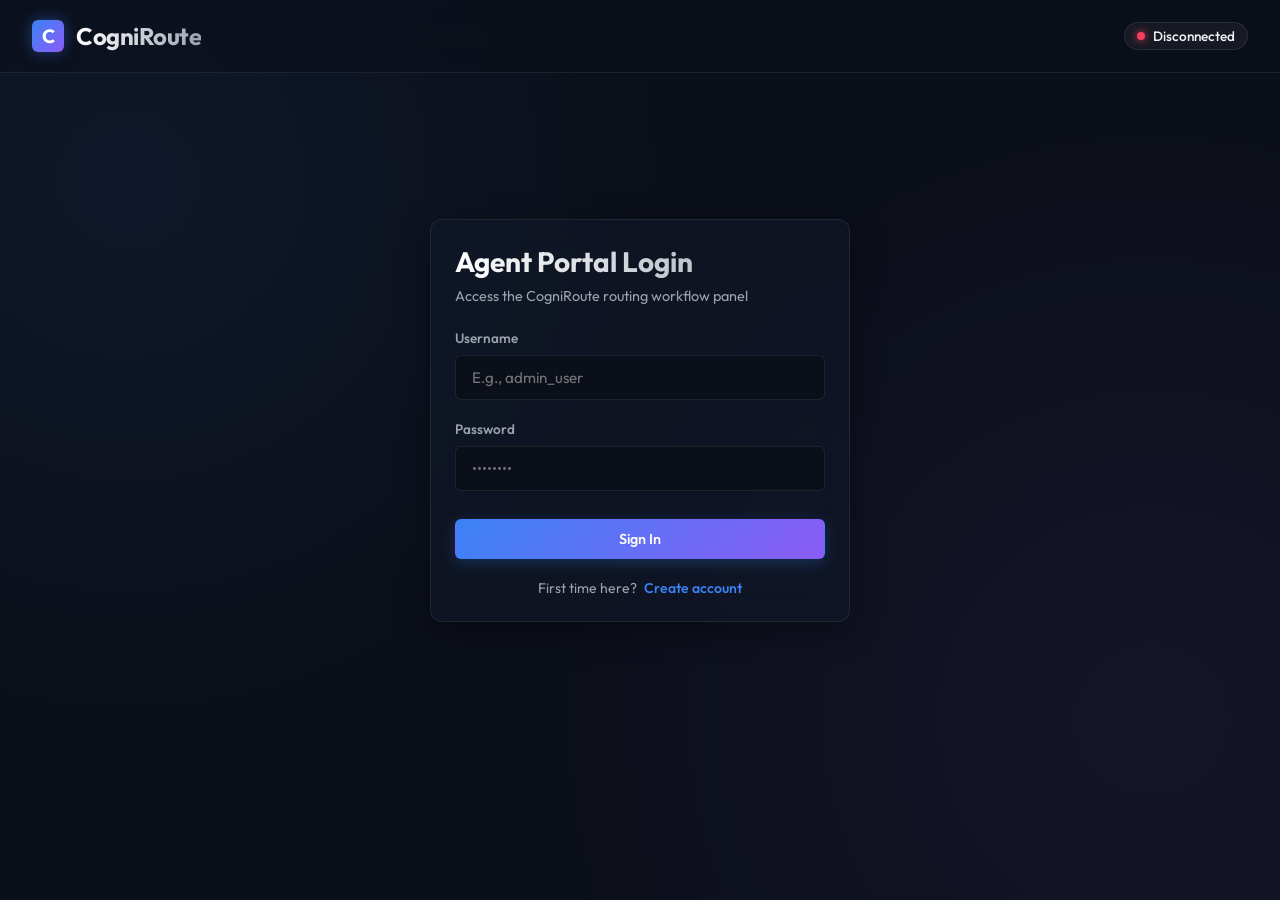
<file: client/index.html>
<!DOCTYPE html>
<html lang="en">
<head>
  <meta charset="UTF-8">
  <meta name="viewport" content="width=device-width, initial-scale=1.0">
  <title>CogniRoute — AI Request routing dashboard</title>
  <link rel="stylesheet" href="./css/style.css">
</head>
<body>
  <div id="app">
    <!-- Header -->
    <header>
      <div class="logo-container">
        <div class="logo-icon">C</div>
        <div class="logo-text">CogniRoute</div>
      </div>
      <div class="header-status">
        <div id="ws-status" class="ws-badge disconnected">
          <span class="ws-indicator"></span>
          <span class="ws-status-text">Disconnected</span>
        </div>
        <div id="header-user-section" class="user-profile" style="display: none;">
          <div id="user-badge" class="user-avatar">A</div>
          <span id="user-display-name">Username</span>
          <button id="logout-btn" class="btn btn-secondary" style="padding: 0.4rem 0.8rem; font-size: 0.8rem;">Logout</button>
        </div>
      </div>
    </header>

    <!-- Main Content Slot -->
    <main id="main-content">
      <!-- Views will be dynamically injected here by Javascript -->
      <div class="glass-card" style="text-align: center; padding: 3rem;">
        <div class="shimmer" style="margin: 10px auto; width: 60px; height: 60px; border-radius: 50%;"></div>
        <div class="shimmer" style="margin: 10px auto; width: 200px; height: 20px;"></div>
        <div class="shimmer" style="margin: 10px auto; width: 150px; height: 15px;"></div>
      </div>
    </main>

    <!-- Native Dialog for Creating Customer Request (Declaratively toggleable / light-dismiss supported) -->
    <dialog id="create-request-dialog" closedby="any" aria-labelledby="dialog-title">
      <div class="dialog-header">
        <h3 id="dialog-title">New Customer Request</h3>
        <button class="dialog-close-btn" commandfor="create-request-dialog" command="close">&times;</button>
      </div>
      <form id="create-request-form" method="dialog">
        <div class="form-group">
          <label for="req-name">Customer Name</label>
          <input type="text" id="req-name" class="form-control" placeholder="E.g., John Doe" required>
        </div>
        <div class="form-group">
          <label for="req-email">Customer Email</label>
          <input type="email" id="req-email" class="form-control" placeholder="E.g., john@example.com" required>
        </div>
        <div class="form-group">
          <label for="req-channel">Source Channel</label>
          <select id="req-channel" class="form-control">
            <option value="website">Website Form</option>
            <option value="whatsapp">WhatsApp</option>
            <option value="email">Email Inbox</option>
            <option value="telegram">Telegram</option>
            <option value="api">Direct API</option>
          </select>
        </div>
        <div class="form-group">
          <label for="req-message">Customer Message</label>
          <textarea id="req-message" class="form-control" placeholder="Enter customer's raw inquiry or message details here..." required></textarea>
        </div>
        <div class="form-group">
          <label for="req-idempotency">Idempotency Key (Optional)</label>
          <input type="text" id="req-idempotency" class="form-control" placeholder="E.g., unique-uuid-or-hash">
        </div>
        <div style="display: flex; justify-content: flex-end; gap: 1rem; margin-top: 1.5rem;">
          <button type="button" class="btn btn-secondary" commandfor="create-request-dialog" command="close">Cancel</button>
          <button type="submit" class="btn btn-primary">Create Request</button>
        </div>
      </form>
    </dialog>

    <!-- Live Alerts / Toast Center -->
    <div id="toast-container" class="toast-container"></div>
  </div>

  <!-- Polyfills / Modern overlays support -->
  <script type="module">
    // 1. Invoker Commands Polyfill
    if (!('commandForElement' in HTMLButtonElement.prototype)) {
      import('https://esm.run/invokers-polyfill').then(() => {
        console.log('Invoker Commands Polyfill applied.');
      });
    }
    
    // 2. Light Dismiss Fallback for dialog click/backdrop
    if (!('closedBy' in HTMLDialogElement.prototype)) {
      const dialog = document.getElementById('create-request-dialog');
      dialog.addEventListener('click', (event) => {
        if (event.target !== dialog) return;
        const rect = dialog.getBoundingClientRect();
        const isDialogContent = (
          rect.top <= event.clientY &&
          event.clientY <= rect.top + rect.height &&
          rect.left <= event.clientX &&
          event.clientX <= rect.left + rect.width
        );
        if (!isDialogContent) {
          dialog.close();
        }
      });
    }
  </script>

  <!-- Application scripts -->
  <script src="./js/config.js"></script>
  <script src="./js/api.js"></script>
  <script src="./js/auth.js"></script>
  <script src="./js/dashboard.js"></script>
  <script src="./js/detail.js"></script>
  <script src="./js/websocket.js"></script>
  <script src="./js/app.js"></script>
</body>
</html>
</file>
<file: client/css/style.css>
@import url('https://fonts.googleapis.com/css2?family=Outfit:wght@300;400;500;600;700&family=JetBrains+Mono:wght@400;500&display=swap');

:root {
  --bg-base: #0b0f19;
  --bg-surface: rgba(17, 24, 39, 0.7);
  --bg-surface-hover: rgba(31, 41, 55, 0.8);
  --border-color: rgba(255, 255, 255, 0.08);
  --border-focus: #3b82f6;
  
  --text-primary: #f3f4f6;
  --text-secondary: #9ca3af;
  --text-muted: #6b7280;
  
  --accent-blue: #3b82f6;
  --accent-purple: #8b5cf6;
  --accent-emerald: #10b981;
  --accent-rose: #f43f5e;
  --accent-amber: #f59e0b;
  
  --glow-blue: rgba(59, 130, 246, 0.15);
  --glow-purple: rgba(139, 92, 246, 0.15);
  
  --font-sans: 'Outfit', -apple-system, BlinkMacSystemFont, "Segoe UI", Roboto, sans-serif;
  --font-mono: 'JetBrains Mono', monospace;
  
  --radius-sm: 6px;
  --radius-md: 12px;
  --radius-lg: 20px;
  
  --transition-fast: 0.15s ease;
  --transition-normal: 0.3s cubic-bezier(0.4, 0, 0.2, 1);
  --glass-blur: 16px;
}

* {
  box-sizing: border-box;
  margin: 0;
  padding: 0;
}

body {
  font-family: var(--font-sans);
  background-color: var(--bg-base);
  color: var(--text-primary);
  min-height: 100vh;
  overflow-x: hidden;
  background-image: 
    radial-gradient(circle at 10% 20%, rgba(59, 130, 246, 0.08) 0%, transparent 40%),
    radial-gradient(circle at 90% 80%, rgba(139, 92, 246, 0.08) 0%, transparent 45%);
  background-attachment: fixed;
}

/* Scrollbar */
::-webkit-scrollbar {
  width: 8px;
  height: 8px;
}
::-webkit-scrollbar-track {
  background: rgba(255, 255, 255, 0.02);
}
::-webkit-scrollbar-thumb {
  background: rgba(255, 255, 255, 0.1);
  border-radius: var(--radius-sm);
}
::-webkit-scrollbar-thumb:hover {
  background: rgba(255, 255, 255, 0.2);
}

/* Layout */
#app {
  display: flex;
  flex-direction: column;
  min-height: 100vh;
}

header {
  display: flex;
  justify-content: space-between;
  align-items: center;
  padding: 1.25rem 2rem;
  border-bottom: 1px solid var(--border-color);
  background: rgba(11, 15, 25, 0.5);
  backdrop-filter: blur(var(--glass-blur));
  position: sticky;
  top: 0;
  z-index: 100;
}

.logo-container {
  display: flex;
  align-items: center;
  gap: 0.75rem;
}

.logo-icon {
  width: 32px;
  height: 32px;
  background: linear-gradient(135deg, var(--accent-blue), var(--accent-purple));
  border-radius: var(--radius-sm);
  display: flex;
  align-items: center;
  justify-content: center;
  font-weight: 700;
  font-size: 1.2rem;
  color: white;
  box-shadow: 0 0 15px rgba(59, 130, 246, 0.4);
}

.logo-text {
  font-size: 1.5rem;
  font-weight: 700;
  background: linear-gradient(to right, #ffffff, #9ca3af);
  -webkit-background-clip: text;
  -webkit-text-fill-color: transparent;
  letter-spacing: -0.5px;
}

.header-status {
  display: flex;
  align-items: center;
  gap: 1.5rem;
}

.ws-badge {
  display: flex;
  align-items: center;
  gap: 0.5rem;
  font-size: 0.85rem;
  font-weight: 500;
  padding: 0.25rem 0.75rem;
  border-radius: 50px;
  background: rgba(255, 255, 255, 0.05);
  border: 1px solid var(--border-color);
}

.ws-indicator {
  width: 8px;
  height: 8px;
  border-radius: 50%;
  background-color: var(--text-muted);
}
.ws-badge.connected .ws-indicator {
  background-color: var(--accent-emerald);
  box-shadow: 0 0 8px var(--accent-emerald);
}
.ws-badge.disconnected .ws-indicator {
  background-color: var(--accent-rose);
  box-shadow: 0 0 8px var(--accent-rose);
}

.user-profile {
  display: flex;
  align-items: center;
  gap: 0.75rem;
}

.user-avatar {
  width: 32px;
  height: 32px;
  background: rgba(255, 255, 255, 0.1);
  border-radius: 50%;
  display: flex;
  align-items: center;
  justify-content: center;
  font-weight: 600;
  font-size: 0.9rem;
  color: var(--text-primary);
  border: 1px solid var(--border-color);
}

/* Containers */
main {
  flex: 1;
  padding: 2rem;
  max-width: 1400px;
  width: 100%;
  margin: 0 auto;
}

.view-container {
  animation: fadeIn 0.3s ease-out;
}

@keyframes fadeIn {
  from { opacity: 0; transform: translateY(8px); }
  to { opacity: 1; transform: translateY(0); }
}

/* Glass Card */
.glass-card {
  background: var(--bg-surface);
  border: 1px solid var(--border-color);
  border-radius: var(--radius-md);
  padding: 1.5rem;
  backdrop-filter: blur(var(--glass-blur));
  box-shadow: 0 8px 32px 0 rgba(0, 0, 0, 0.37);
  transition: border-color var(--transition-fast);
}
.glass-card:hover {
  border-color: rgba(255, 255, 255, 0.15);
}

/* Buttons */
.btn {
  display: inline-flex;
  align-items: center;
  justify-content: center;
  gap: 0.5rem;
  padding: 0.625rem 1.25rem;
  border-radius: var(--radius-sm);
  font-family: var(--font-sans);
  font-size: 0.9rem;
  font-weight: 550;
  cursor: pointer;
  transition: all var(--transition-fast);
  border: 1px solid transparent;
  outline: none;
}

.btn-primary {
  background: linear-gradient(135deg, var(--accent-blue), var(--accent-purple));
  color: white;
  box-shadow: 0 4px 15px rgba(59, 130, 246, 0.25);
}
.btn-primary:hover {
  transform: translateY(-1px);
  box-shadow: 0 6px 20px rgba(59, 130, 246, 0.35);
}
.btn-primary:active {
  transform: translateY(0);
}

.btn-secondary {
  background: rgba(255, 255, 255, 0.05);
  border: 1px solid var(--border-color);
  color: var(--text-primary);
}
.btn-secondary:hover {
  background: rgba(255, 255, 255, 0.1);
  border-color: rgba(255, 255, 255, 0.2);
}

.btn-danger {
  background: rgba(244, 63, 94, 0.15);
  border: 1px solid rgba(244, 63, 94, 0.3);
  color: #fda4af;
}
.btn-danger:hover {
  background: rgba(244, 63, 94, 0.25);
  border-color: rgba(244, 63, 94, 0.5);
}

/* Forms */
.form-group {
  margin-bottom: 1.25rem;
}
.form-group label {
  display: block;
  font-size: 0.85rem;
  font-weight: 550;
  color: var(--text-secondary);
  margin-bottom: 0.5rem;
}
.form-control {
  width: 100%;
  background: rgba(0, 0, 0, 0.25);
  border: 1px solid var(--border-color);
  border-radius: var(--radius-sm);
  padding: 0.75rem 1rem;
  color: var(--text-primary);
  font-family: var(--font-sans);
  font-size: 0.95rem;
  transition: all var(--transition-fast);
}
.form-control option {
  background-color: #0b0f19;
  color: #f3f4f6;
}
.form-control:focus {
  outline: none;
  border-color: var(--border-focus);
  box-shadow: 0 0 0 2px rgba(59, 130, 246, 0.25);
  background: rgba(0, 0, 0, 0.4);
}
textarea.form-control {
  resize: vertical;
  min-height: 100px;
}
select.form-control {
  appearance: none;
  -webkit-appearance: none;
  -moz-appearance: none;
  background-image: url("data:image/svg+xml,%3Csvg xmlns='http://www.w3.org/2000/svg' fill='none' viewBox='0 0 24 24' stroke='%239ca3af'%3E%3Cpath stroke-linecap='round' stroke-linejoin='round' stroke-width='2' d='M19 9l-7 7-7-7'/%3E%3C/svg%3E");
  background-repeat: no-repeat;
  background-position: right 0.75rem center;
  background-size: 1rem;
  padding-right: 2.25rem;
  cursor: pointer;
}

/* Login View */
.login-wrapper {
  display: flex;
  justify-content: center;
  align-items: center;
  min-height: 70vh;
}
.login-card {
  width: 100%;
  max-width: 420px;
}
.login-card h2 {
  font-size: 1.75rem;
  font-weight: 700;
  margin-bottom: 0.5rem;
  background: linear-gradient(to right, white, var(--text-secondary));
  -webkit-background-clip: text;
  -webkit-text-fill-color: transparent;
}
.login-card p {
  color: var(--text-secondary);
  font-size: 0.9rem;
  margin-bottom: 1.5rem;
}

/* Dashboard Filter Bar */
.filter-bar {
  display: flex;
  gap: 1rem;
  align-items: center;
  flex-wrap: wrap;
  margin-bottom: 1.5rem;
}
.search-wrapper {
  position: relative;
  flex: 1;
  min-width: 280px;
}
.search-input {
  padding-left: 2.5rem;
}
.search-icon {
  position: absolute;
  left: 0.875rem;
  top: 50%;
  transform: translateY(-50%);
  color: var(--text-muted);
  pointer-events: none;
}

.filter-select {
  padding: 0.75rem 2rem 0.75rem 1rem;
  background: rgba(0, 0, 0, 0.25);
  border: 1px solid var(--border-color);
  border-radius: var(--radius-sm);
  color: var(--text-primary);
  font-family: var(--font-sans);
  font-size: 0.9rem;
  outline: none;
  cursor: pointer;
  appearance: none;
  background-image: url("data:image/svg+xml,%3Csvg xmlns='http://www.w3.org/2000/svg' fill='none' viewBox='0 0 24 24' stroke='%239ca3af'%3E%3Cpath stroke-linecap='round' stroke-linejoin='round' stroke-width='2' d='M19 9l-7 7-7-7'/%3E%3C/svg%3E");
  background-repeat: no-repeat;
  background-position: right 0.75rem center;
  background-size: 1rem;
  min-width: 150px;
}
.filter-select option {
  background-color: #0b0f19;
  color: #f3f4f6;
}
.filter-select:focus {
  border-color: var(--border-focus);
}

/* Table */
.table-container {
  overflow-x: auto;
  border-radius: var(--radius-md);
  border: 1px solid var(--border-color);
  background: rgba(0, 0, 0, 0.15);
}
table {
  width: 100%;
  border-collapse: collapse;
  text-align: left;
  font-size: 0.925rem;
}
th {
  background: rgba(255, 255, 255, 0.02);
  padding: 1rem 1.25rem;
  font-weight: 600;
  color: var(--text-secondary);
  border-bottom: 1px solid var(--border-color);
}
td {
  padding: 1.1rem 1.25rem;
  border-bottom: 1px solid rgba(255, 255, 255, 0.04);
  color: var(--text-primary);
}
tr {
  transition: background-color var(--transition-fast);
}
tr:hover {
  background-color: rgba(255, 255, 255, 0.02);
}

.clickable-row {
  cursor: pointer;
}

/* Badges */
.badge {
  display: inline-flex;
  align-items: center;
  padding: 0.25rem 0.625rem;
  border-radius: 4px;
  font-size: 0.75rem;
  font-weight: 600;
  text-transform: uppercase;
  letter-spacing: 0.5px;
}

.badge-new { background: rgba(59, 130, 246, 0.15); color: #93c5fd; border: 1px solid rgba(59, 130, 246, 0.3); }
.badge-queued { background: rgba(139, 92, 246, 0.15); color: #c084fc; border: 1px solid rgba(139, 92, 246, 0.3); }
.badge-classified { background: rgba(16, 185, 129, 0.15); color: #6ee7b7; border: 1px solid rgba(16, 185, 129, 0.3); }
.badge-in_progress { background: rgba(245, 158, 11, 0.15); color: #fcd34d; border: 1px solid rgba(245, 158, 11, 0.3); }
.badge-resolved { background: rgba(16, 185, 129, 0.25); color: #34d399; border: 1px solid rgba(16, 185, 129, 0.5); }
.badge-closed { background: rgba(255, 255, 255, 0.05); color: var(--text-secondary); border: 1px solid var(--border-color); }

.badge-low { background: rgba(255, 255, 255, 0.05); color: var(--text-secondary); }
.badge-medium { background: rgba(245, 158, 11, 0.15); color: #fbbf24; border: 1px solid rgba(245, 158, 11, 0.2); }
.badge-high { background: rgba(244, 63, 94, 0.15); color: #fca5a5; border: 1px solid rgba(244, 63, 94, 0.2); }

.badge-sales { background: rgba(139, 92, 246, 0.1); color: #d8b4fe; border: 1px solid rgba(139, 92, 246, 0.2); }
.badge-support { background: rgba(59, 130, 246, 0.1); color: #93c5fd; border: 1px solid rgba(59, 130, 246, 0.2); }
.badge-urgent { background: rgba(244, 63, 94, 0.15); color: #fecdd3; border: 1px solid rgba(244, 63, 94, 0.35); }
.badge-spam { background: rgba(107, 114, 128, 0.15); color: #d1d5db; border: 1px solid rgba(107, 114, 128, 0.3); }
.badge-other { background: rgba(255, 255, 255, 0.05); color: var(--text-secondary); }

/* Detail View Layout */
.detail-grid {
  display: grid;
  grid-template-columns: 2fr 1fr;
  gap: 1.5rem;
  align-items: start;
}
@media (max-width: 1024px) {
  .detail-grid {
    grid-template-columns: 1fr;
  }
}

.detail-header {
  display: flex;
  justify-content: space-between;
  align-items: center;
  margin-bottom: 1.5rem;
}

.detail-title-section h1 {
  font-size: 1.75rem;
  font-weight: 700;
  margin-bottom: 0.25rem;
}
.detail-meta-text {
  font-size: 0.9rem;
  color: var(--text-secondary);
}

.request-card {
  margin-bottom: 1.5rem;
}
.request-msg-content {
  font-size: 1.05rem;
  line-height: 1.6;
  white-space: pre-wrap;
  background: rgba(0, 0, 0, 0.2);
  padding: 1.25rem;
  border-radius: var(--radius-sm);
  border-left: 3px solid var(--accent-blue);
  margin-top: 1rem;
}

/* AI Card */
.ai-card {
  background: radial-gradient(circle at 100% 0%, rgba(139, 92, 246, 0.12) 0%, transparent 50%), var(--bg-surface);
  border: 1px solid rgba(139, 92, 246, 0.2);
  margin-bottom: 1.5rem;
}
.ai-header {
  display: flex;
  justify-content: space-between;
  align-items: center;
  margin-bottom: 1rem;
}
.ai-header h3 {
  font-weight: 600;
  display: flex;
  align-items: center;
  gap: 0.5rem;
}
.ai-header h3::before {
  content: '✦';
  color: var(--accent-purple);
  font-size: 1.2rem;
  filter: drop-shadow(0 0 5px var(--accent-purple));
}
.ai-score {
  font-family: var(--font-mono);
  color: var(--accent-purple);
  font-weight: bold;
}
.ai-grid {
  display: grid;
  grid-template-columns: 1fr 1fr;
  gap: 1rem;
  margin-bottom: 1rem;
}
.ai-item label {
  display: block;
  font-size: 0.75rem;
  color: var(--text-muted);
  text-transform: uppercase;
  margin-bottom: 0.25rem;
}
.ai-item span {
  font-weight: 550;
}
.ai-summary {
  background: rgba(255, 255, 255, 0.02);
  padding: 0.75rem 1rem;
  border-radius: var(--radius-sm);
  border: 1px solid var(--border-color);
  font-size: 0.95rem;
  line-height: 1.5;
}

/* Timeline */
.timeline-section {
  margin-top: 1.5rem;
}
.timeline-container {
  position: relative;
  padding-left: 1.5rem;
  margin-top: 1rem;
}
.timeline-container::before {
  content: '';
  position: absolute;
  left: 3px;
  top: 0.5rem;
  bottom: 0.5rem;
  width: 2px;
  background: var(--border-color);
}
.timeline-item {
  position: relative;
  margin-bottom: 1.25rem;
}
.timeline-item::before {
  content: '';
  position: absolute;
  left: -24px;
  top: 4px;
  width: 8px;
  height: 8px;
  border-radius: 50%;
  background: var(--text-muted);
  border: 2px solid var(--bg-base);
}
.timeline-item.active::before {
  background: var(--accent-blue);
  box-shadow: 0 0 8px var(--accent-blue);
}
.timeline-meta {
  font-size: 0.75rem;
  color: var(--text-muted);
  margin-top: 0.15rem;
}
.timeline-body {
  font-size: 0.875rem;
  color: var(--text-secondary);
}

/* Notes Section */
.notes-container {
  max-height: 350px;
  overflow-y: auto;
  margin-bottom: 1rem;
  padding-right: 0.5rem;
}
.note-item {
  background: rgba(255, 255, 255, 0.02);
  border: 1px solid var(--border-color);
  padding: 0.75rem;
  border-radius: var(--radius-sm);
  margin-bottom: 0.75rem;
}
.note-header {
  display: flex;
  justify-content: space-between;
  font-size: 0.75rem;
  color: var(--text-secondary);
  margin-bottom: 0.25rem;
  font-weight: 550;
}
.note-body {
  font-size: 0.9rem;
  line-height: 1.4;
  white-space: pre-wrap;
}

/* Controls Card */
.controls-card {
  position: sticky;
  top: calc(1.25rem + 2rem + 32px + 1px);
}
.control-group {
  margin-bottom: 1.5rem;
}
.control-group h4 {
  font-size: 0.85rem;
  font-weight: 600;
  text-transform: uppercase;
  color: var(--text-secondary);
  margin-bottom: 0.75rem;
  letter-spacing: 0.5px;
}

/* Dialog (Natively Animated) */
dialog {
  position: fixed;
  top: 50%;
  left: 50%;
  transform: translate(-50%, -50%) scale(0.95);
  background: var(--bg-surface);
  border: 1px solid rgba(255, 255, 255, 0.15);
  border-radius: var(--radius-md);
  padding: 2rem;
  width: 90%;
  max-width: 500px;
  color: var(--text-primary);
  box-shadow: 0 25px 50px -12px rgba(0, 0, 0, 0.5);
  backdrop-filter: blur(var(--glass-blur));
  outline: none;
  opacity: 0;
  
  /* Top-layer transition configs */
  transition-property: opacity, transform, display, overlay;
  transition-duration: 0.3s;
  transition-timing-function: cubic-bezier(0.16, 1, 0.3, 1);
  transition-behavior: allow-discrete;
}

dialog::backdrop {
  background-color: rgba(0, 0, 0, 0);
  backdrop-filter: blur(0px);
  transition: 
    display 0.3s allow-discrete,
    overlay 0.3s allow-discrete,
    background-color 0.3s ease-out,
    backdrop-filter 0.3s ease-out;
}

dialog[open] {
  opacity: 1;
  transform: translate(-50%, -50%) scale(1);
  
  @starting-style {
    opacity: 0;
    transform: translate(-50%, -50%) scale(0.95);
  }
}

dialog[open]::backdrop {
  background-color: rgba(0, 0, 0, 0.6);
  backdrop-filter: blur(6px);
  
  @starting-style {
    background-color: rgba(0, 0, 0, 0);
    backdrop-filter: blur(0px);
  }
}

/* Modal UI header */
.dialog-header {
  display: flex;
  justify-content: space-between;
  align-items: center;
  margin-bottom: 1.5rem;
}
.dialog-header h3 {
  font-size: 1.35rem;
  font-weight: 700;
}
.dialog-close-btn {
  background: transparent;
  border: none;
  color: var(--text-secondary);
  font-size: 1.5rem;
  cursor: pointer;
}

/* Pagination */
.pagination {
  display: flex;
  justify-content: space-between;
  align-items: center;
  margin-top: 1.5rem;
}
.pagination-info {
  font-size: 0.875rem;
  color: var(--text-secondary);
}
.pagination-controls {
  display: flex;
  gap: 0.5rem;
}

/* Skeleton Loading Shimmer */
.shimmer {
  background: linear-gradient(90deg, rgba(255, 255, 255, 0.03) 25%, rgba(255, 255, 255, 0.08) 50%, rgba(255, 255, 255, 0.03) 75%);
  background-size: 200% 100%;
  animation: loadingShimmer 1.5s infinite;
  border-radius: var(--radius-sm);
  height: 20px;
  width: 100%;
}
@keyframes loadingShimmer {
  0% { background-position: 200% 0; }
  100% { background-position: -200% 0; }
}

/* Toast alert notification */
.toast-container {
  position: fixed;
  bottom: 2rem;
  right: 2rem;
  display: flex;
  flex-direction: column;
  gap: 0.75rem;
  z-index: 1000;
}
.toast {
  background: rgba(17, 24, 39, 0.85);
  border-left: 4px solid var(--accent-blue);
  border-top: 1px solid var(--border-color);
  border-right: 1px solid var(--border-color);
  border-bottom: 1px solid var(--border-color);
  padding: 1rem 1.25rem;
  border-radius: var(--radius-sm);
  backdrop-filter: blur(var(--glass-blur));
  box-shadow: 0 10px 25px rgba(0,0,0,0.4);
  color: var(--text-primary);
  display: flex;
  align-items: center;
  gap: 0.75rem;
  min-width: 300px;
  animation: slideIn 0.3s cubic-bezier(0.16, 1, 0.3, 1);
  transition: opacity 0.3s ease;
}
@keyframes slideIn {
  from { transform: translateX(100%); opacity: 0; }
  to { transform: translateX(0); opacity: 1; }
}
.toast.success { border-left-color: var(--accent-emerald); }
.toast.error { border-left-color: var(--accent-rose); }
.toast.info { border-left-color: var(--accent-purple); }

/* Custom Scrollbar for notes container */
.notes-container::-webkit-scrollbar {
  width: 6px;
}
.notes-container::-webkit-scrollbar-thumb {
  background: rgba(255, 255, 255, 0.05);
}
.notes-container::-webkit-scrollbar-thumb:hover {
  background: rgba(255, 255, 255, 0.15);
}

/* Dashboard Stats Grid */
.dashboard-stats {
  display: grid;
  grid-template-columns: repeat(auto-fit, minmax(220px, 1fr));
  gap: 1.5rem;
  margin-bottom: 2rem;
}

.stat-card {
  display: flex;
  flex-direction: column;
  justify-content: center;
  align-items: flex-start;
  padding: 1.5rem;
  position: relative;
  overflow: hidden;
  background: rgba(17, 24, 39, 0.45);
  border-left: 4px solid var(--border-color);
}

.stat-card.classified {
  border-left-color: var(--accent-purple);
  background: linear-gradient(135deg, rgba(139, 92, 246, 0.05) 0%, rgba(17, 24, 39, 0.45) 100%);
}

.stat-card.in-progress {
  border-left-color: var(--accent-amber);
  background: linear-gradient(135deg, rgba(245, 158, 11, 0.05) 0%, rgba(17, 24, 39, 0.45) 100%);
}

.stat-card.resolved {
  border-left-color: var(--accent-emerald);
  background: linear-gradient(135deg, rgba(16, 185, 129, 0.05) 0%, rgba(17, 24, 39, 0.45) 100%);
}

.stat-card.high-priority {
  border-left-color: var(--accent-rose);
  background: linear-gradient(135deg, rgba(244, 63, 94, 0.05) 0%, rgba(17, 24, 39, 0.45) 100%);
}

.stat-value {
  font-size: 2.25rem;
  font-weight: 700;
  line-height: 1.2;
  margin-bottom: 0.25rem;
  font-family: var(--font-sans);
}

.stat-card.classified .stat-value {
  color: #c084fc;
  text-shadow: 0 0 10px rgba(139, 92, 246, 0.2);
}

.stat-card.in-progress .stat-value {
  color: #fcd34d;
  text-shadow: 0 0 10px rgba(245, 158, 11, 0.2);
}

.stat-card.resolved .stat-value {
  color: #34d399;
  text-shadow: 0 0 10px rgba(16, 185, 129, 0.2);
}

.stat-card.high-priority .stat-value {
  color: #fca5a5;
  text-shadow: 0 0 10px rgba(244, 63, 94, 0.2);
}

.stat-label {
  font-size: 0.85rem;
  font-weight: 600;
  text-transform: uppercase;
  letter-spacing: 0.5px;
  color: var(--text-secondary);
}
</file>
